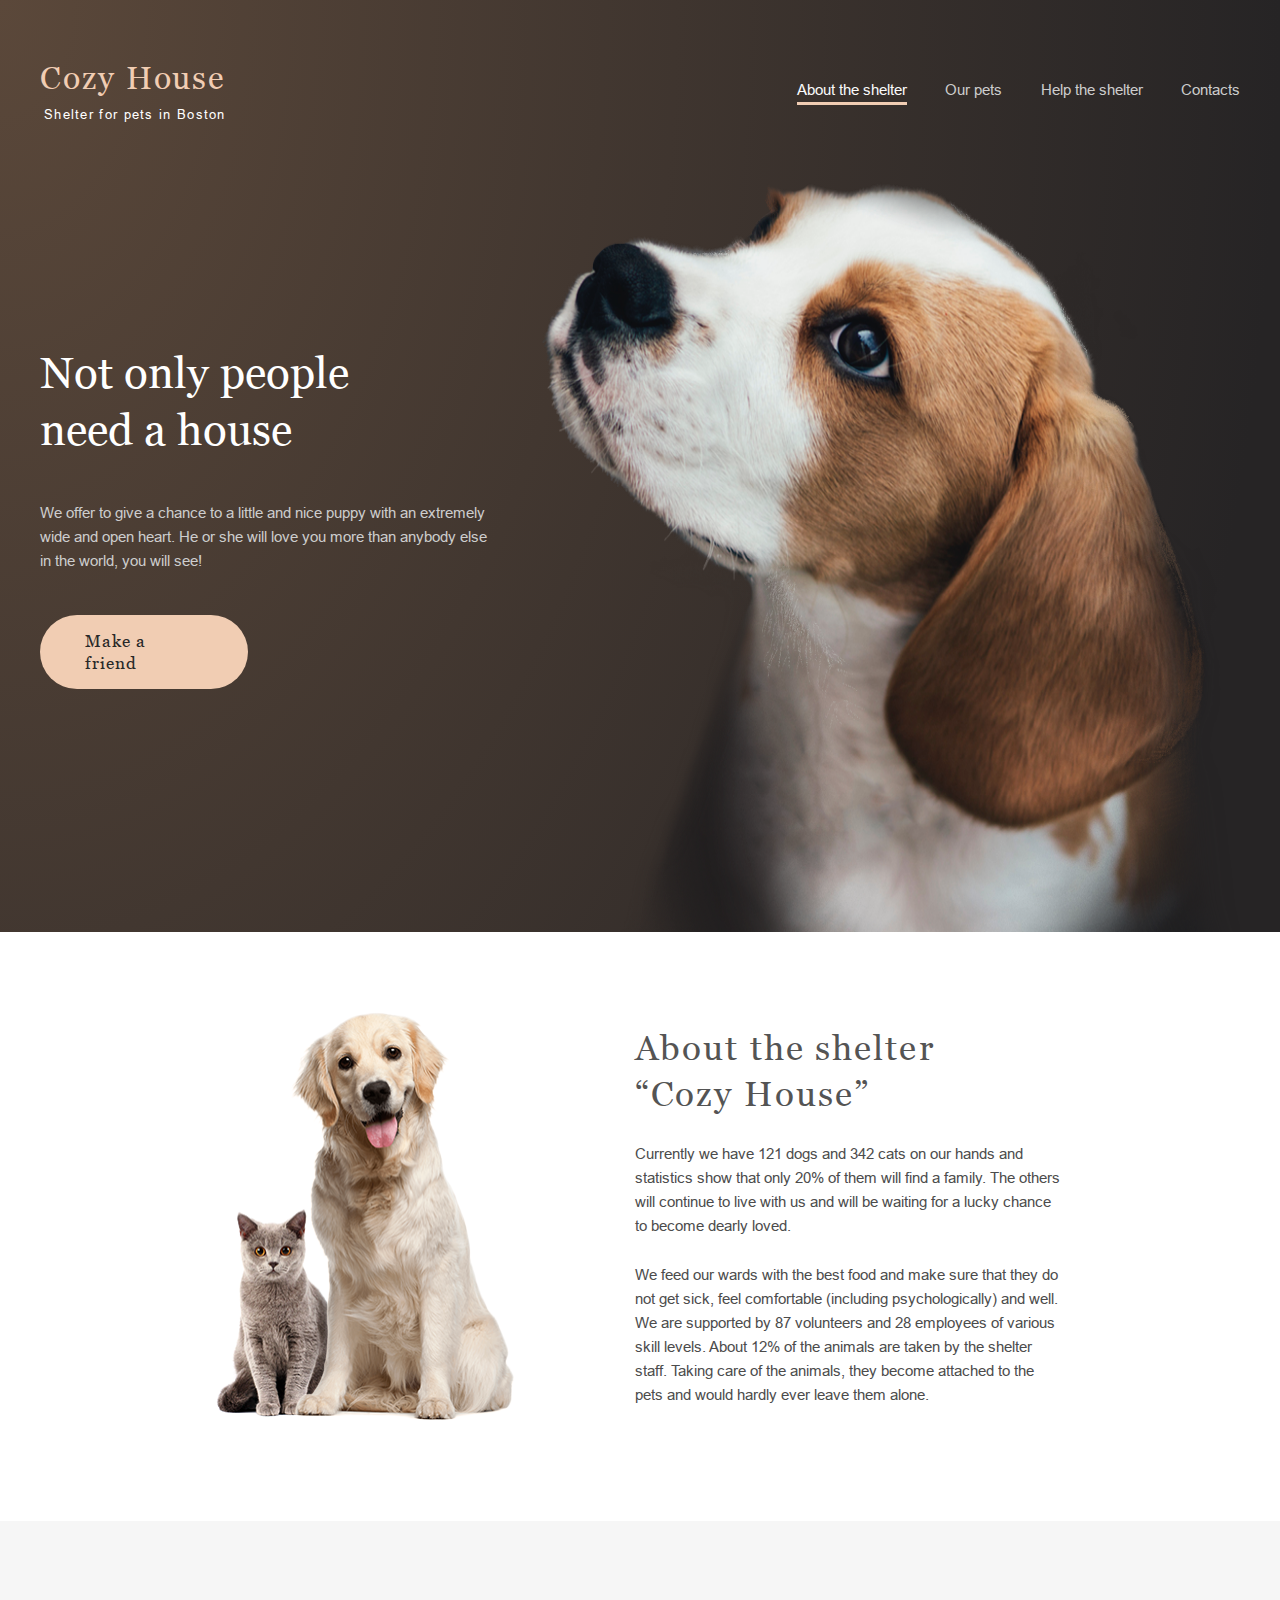
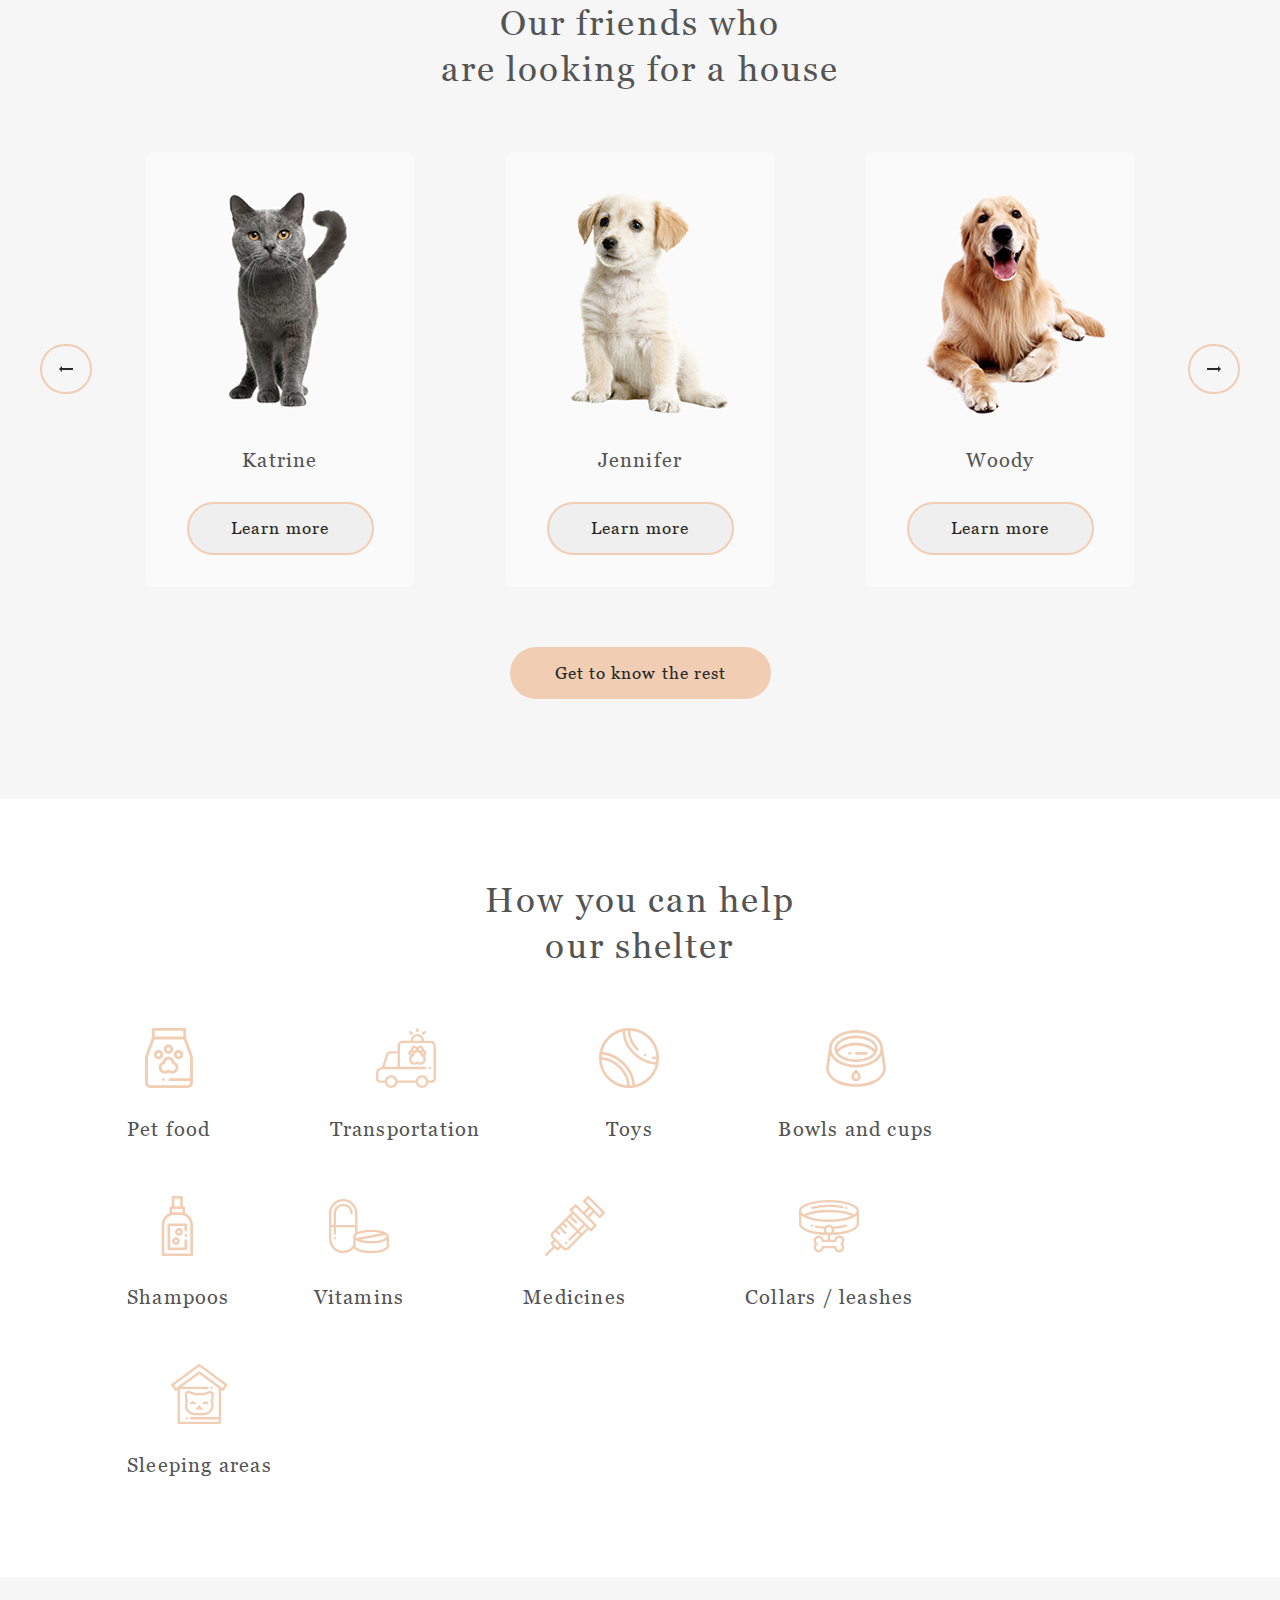
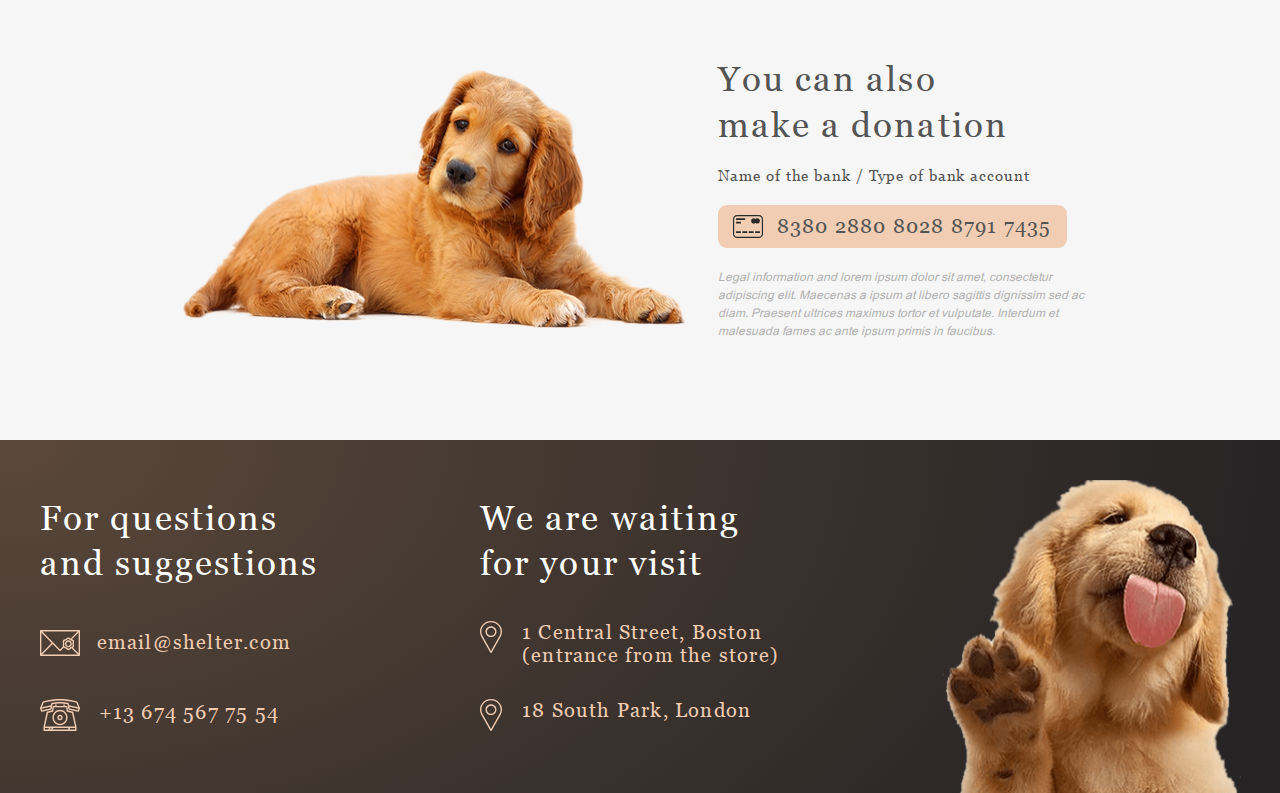
<file: shelter/shelter/pages/main/index.html>
<!DOCTYPE html>
<html lang="en">
<head>
    <meta charset="UTF-8">
    <meta http-equiv="X-UA-Compatible" content="IE=edge">
    <meta name="viewport" content="width=device-width, initial-scale=1.0">
    <title>Shelter for pets</title>
    <link rel="stylesheet" href="./main.css">
</head>

<!-- Start -->

<body class="page">

    <div class="wrapper__burger">
        <div class="header__burger-menu">
            <div class="header__upperset">
                <div class="header__logo header__logo_burger">
                    <a href="#" class="header__title header__title_link">
                        <h1 class="header__title">Cozy House</a></h1>
                        <p class="header__subtitle">Shelter for pets in Boston</p>
                    </a>
                </div>
                <ul class="header__burger-lines header__burger-lines_inactive" id="menu-active">
                    <li class="header__burger-line"></li>
                    <li class="header__burger-line"></li>
                    <li class="header__burger-line"></li>
                </ul>
            </div>
            <nav class="header__menu header__menu_active">
                <li><a href="#" class="header__link header__link_active header__link_burger">About the shelter</a></li>
                <li><a href="../pets/index.html" class="header__link header__link_burger">Our pets</a></li>
                <li><a class="header__link header__link_burger" id="nav-help">Help the shelter</a></li>
                <li><a class="header__link header__link_burger" id="nav-conts">Contacts</a></li>
            </nav>
        </div>
    </div>

    <!-- Header -->

    <div class="wrapper">
    <header class="header">
        <div class="header__logo">
            <a href="#" class="header__title header__title_link">
                <h1 class="header__title">Cozy House</a></h1>
                <p class="header__subtitle">Shelter for pets in Boston</p>
            </a>
        </div>
        <ul class="header__burger-lines header__burger-lines_inactive" id="menu-inactive">
            <li class="header__burger-line"></li>
            <li class="header__burger-line"></li>
            <li class="header__burger-line"></li>
        </ul>
        <nav class="header__menu">
            <li><a href="#" class="header__link header__link_active">About the shelter</a></li>
            <li><a href="../pets/index.html" class="header__link">Our pets</a></li>
            <li><a href="#help" class="header__link">Help the shelter</a></li>
            <li><a href="#contacts" class="header__link">Contacts</a></li>
        </nav>
        
    </header>

    <!-- Content -->

    <main class="content">

        <!-- Startscreen -->

        <section class="startscreen">
            <div class="startscreen__content">
                <h2 class="startscreen__title">Not only people need a house</h2>
                <p class="startscreen__text">We offer to give a chance to a little and 
                    nice puppy with an extremely wide and open heart. He or she will love 
                    you more than anybody else in the world, you will see!</p>
                <a class="startscreen__button" href="#pets">Make a friend</a>
            </div>
            <img src="../../assets/images/start-screen-puppy.png" alt="Puppy's photo" class="startscreen__puppy">
        </section>
    </div>

        <!-- About -->

        <section class="about">
            <div class="about__content">
                <div class="about__description">
                    <h3 class="about__title">About the shelter &#8220;Cozy House&#8221;</h3>
                    <p class="about__text about__text_start">Currently we have 121 dogs and 342 cats on our hands and statistics show that only 20% 
                        of them will find a family. The others will continue to live with us and will be waiting for a lucky chance 
                        to become dearly loved.</p>
                    <p class="about__text about__text_finish">We feed our wards with the best food and make sure that they do not get sick, feel 
                        comfortable (including psychologically) and well. We are supported by 87 volunteers and 28 employees of 
                        various skill levels. About 12% of the animals are taken by the shelter staff. Taking care of the animals, 
                        they become attached to the pets and would hardly ever leave them alone.</p>
                </div>
                <img src="../../assets/images/about-pets.png" alt="Pets of Shelter" class="about__pets">
            </div>
        </section>

        <!-- Pets -->

        <section class="pets" id="pets">
            <div class="pets__content">
                <h3 class="pets__title">Our friends who<br>
                    are looking for a house</h3>
                <div class="pets__container">
                    <article class="pets__card" id="Katrine">
                        <img src="../../assets/images/pets-katrine.png" alt="Katrine" class="pets__item">
                        <h4 class="pets__name">Katrine</h4>
                        <button class="pets__more">Learn more</button>
                    </article>
                    <article class="pets__card" id="Jennifer">
                        <img src="../../assets/images/pets-jennifer.png" alt="Jennifer" class="pets__item">
                        <h4 class="pets__name">Jennifer</h4>
                        <button class="pets__more">Learn more</button>
                    </article>
                    <article class="pets__card" id="Woody">
                        <img src="../../assets/images/pets-woody.png" alt="Woody" class="pets__item">
                        <h4 class="pets__name">Woody</h4>
                        <button class="pets__more">Learn more</button>
                    </article>
                    <button class="pets__scroll pets__scroll_left"></button>
                    <button class="pets__scroll pets__scroll_right"></button>
                </div>
                <a class="pets__button" href="../pets/index.html">Get to know the rest</a>
            </div>
        </section>

        <!-- Help -->

        <section class="help" id="help">
            <div class="help__content">
                <h3 class="help__title">How you can help<br>our shelter</h3>
                <article class="help__list">
                    <ul class="help__container">
                        <li class="help__item">
                            <img src="../../assets/icons/icon-pet-food.svg" alt="Pet food icon" class="help__icon">
                            <h4 class="help__text">Pet food</h4>
                        </li>
                        <li class="help__item">
                            <img src="../../assets/icons/icon-transportation.svg" alt="Transportation icon" class="help__icon">
                            <h4 class="help__text">Transportation</h4>
                        </li>
                        <li class="help__item">
                            <img src="../../assets/icons/icon-toys.svg" alt="Toys icon" class="help__icon">
                            <h4 class="help__text">Toys</h4>
                        </li>
                        <li class="help__item">
                            <img src="../../assets/icons/icon-bowls-and-cups.svg" alt="Bowls and cups icon" class="help__icon">
                            <h4 class="help__text">Bowls and cups</h4>
                        </li>
                        <li class="help__item">
                            <img src="../../assets/icons/icon-shampoos.svg" alt="Shampoos icon" class="help__icon">
                            <h4 class="help__text">Shampoos</h4>
                        </li>
                        <li class="help__item">
                            <img src="../../assets/icons/icon-vitamins.svg" alt="Vitamins icon" class="help__icon">
                            <h4 class="help__text">Vitamins</h4>
                        </li>
                        <li class="help__item">
                            <img src="../../assets/icons/icon-medicines.svg" alt="Medicines icon" class="help__icon">
                            <h4 class="help__text">Medicines</h4>
                        </li>
                        <li class="help__item">
                            <img src="../../assets/icons/icon-collars-leashes.svg" alt="Collars / leashes icon" class="help__icon">
                            <h4 class="help__text">Collars / leashes</h4>
                        </li>
                        <li class="help__item">
                            <img src="../../assets/icons/icon-sleeping-area.svg" alt="Sleeping areas icon" class="help__icon">
                            <h4 class="help__text">Sleeping areas</h4>
                        </li>
                    </ul>
                </article>
            </div>
        </section>

        <!-- Donation -->

        <section class="donation">
            <div class="donation__content">
                <div class="donation__info">
                    <h3 class="donation__title">You can also make a donation</h3>
                    <p class="donation__subtitle">Name of the bank / Type of bank account</p>
                    <a class="donation__credit">8380 2880 8028 8791 7435</a>
                    <p class="donation__legal-info">Legal information and lorem ipsum dolor sit amet, 
                        consectetur adipiscing elit. Maecenas a ipsum at libero sagittis dignissim sed ac 
                        diam. Praesent ultrices maximus tortor et vulputate. Interdum et malesuada fames 
                        ac ante ipsum primis in faucibus.</p>
                </div>
                <img src="../../assets/images/donation-dog.png" alt="Donation dog image" class="donation__dog">
            </div>
        </section>
    </main>

    <!-- Footer -->

    <footer class="footer" id="contacts">
        <div class="footer__content">
            <article class="footer__item">
                <h3 class="footer__title">For questions and suggestions</h3>
                <div class="footer__text footer__text_email"><a href="mailto:email@shelter.com" class="footer__link">email@shelter.com</a></div>
                <div class="footer__text footer__text_phone"><a href="tel:+136745677554" class="footer__link">+13 674 567 75 54</a></div>
            </article>
            <article class="footer__item">
                <h3 class="footer__title">We are waiting for your visit</h3>
                <div class="footer__address">
                    <a target="_blank" href="https://www.google.ru/maps/place/1+Central+St,+Boston,+MA+02109,+%D0%A1%D0%A8%D0%90/@42.3585558,-71.056915,17z/data=!3m1!4b1!4m5!3m4!1s0x89e370868bc2ce7b:0x82fa7db94f5fea9e!8m2!3d42.3585519!4d-71.0547263?hl=ru" class="footer__marker"></a>
                    <p class="footer__text footer__text_address">1 Central Street, Boston <br>(entrance from the store)</p>
                </div>
                <div class="footer__address">
                    <a target="_blank" href="https://www.google.ru/maps/place/18+S+Park+Rd,+London,+%D0%92%D0%B5%D0%BB%D0%B8%D0%BA%D0%BE%D0%B1%D1%80%D0%B8%D1%82%D0%B0%D0%BD%D0%B8%D1%8F/@51.4441294,-0.2098376,17z/data=!3m1!4b1!4m5!3m4!1s0x48760f46ff61dba9:0x5696e3b778e1f425!8m2!3d51.4441261!4d-0.2076489?hl=ru" class="footer__marker"></a>
                    <p class="footer__text footer__text_address">18 South Park, London </p>
                </div>
            </article>
        </div>
        <img src="../../assets/images/footer-puppy.png" alt="Footer Puppy" class="footer__puppy">
    </footer>
    <script src="./main.js"></script>
</body>
</html>
</file>
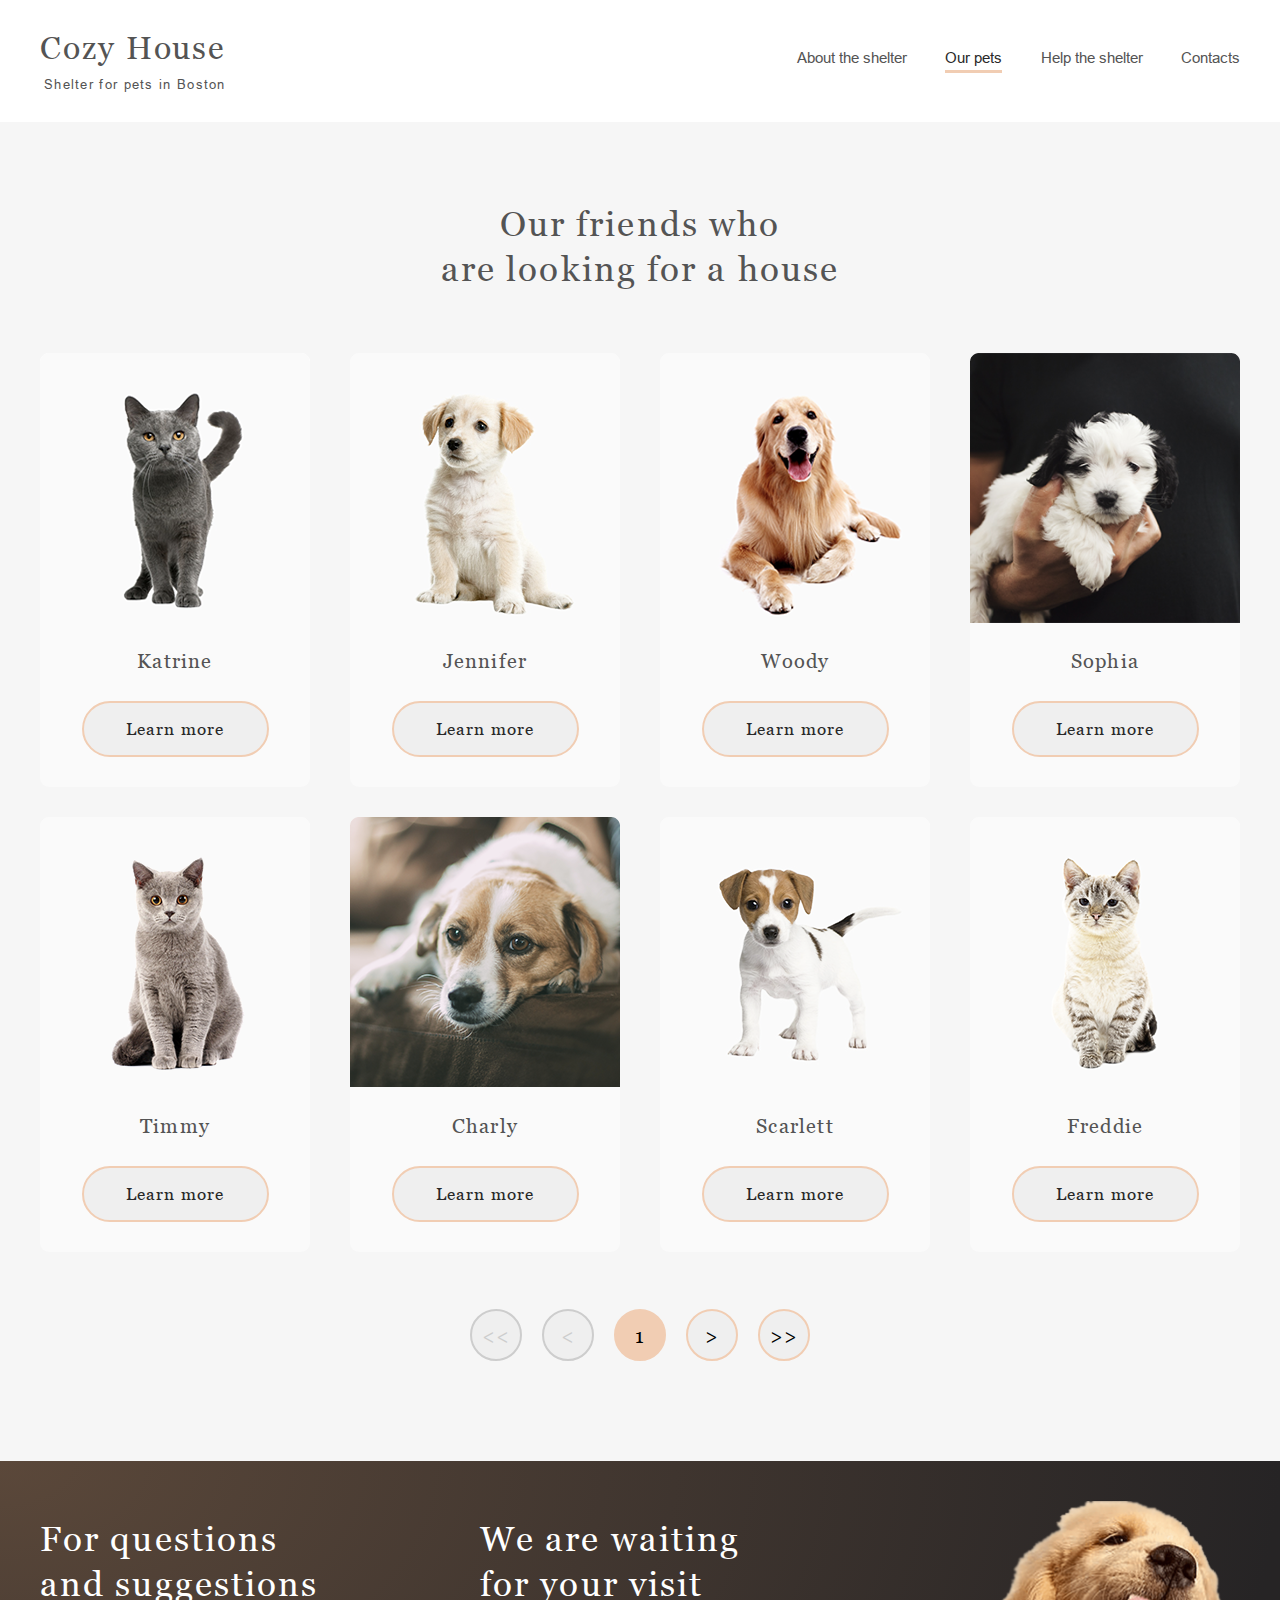
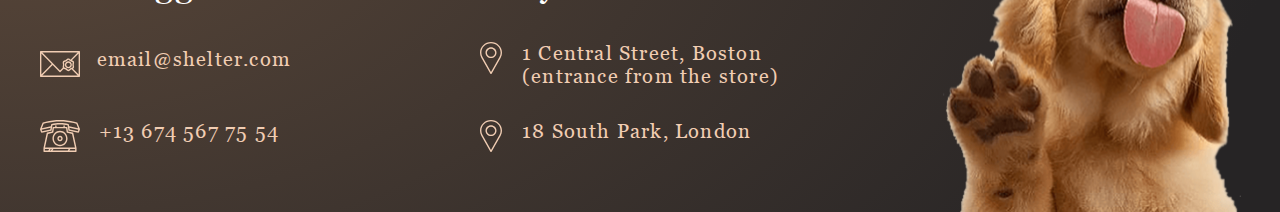
<file: shelter/shelter/pages/pets/index.html>
<!DOCTYPE html>
<html lang="en">
<head>
    <meta charset="UTF-8">
    <meta http-equiv="X-UA-Compatible" content="IE=edge">
    <meta name="viewport" content="width=device-width, initial-scale=1.0">
    <title>Our pets</title>
    <link rel="stylesheet" href="./pets.css">
</head>
<!-- Start -->

<body class="page">

    <div class="wrapper__burger">
        <div class="header__burger-menu">
            <div class="header__upperset">
                <div class="header__logo header__logo_burger">
                    <a href="#" class="header__title header__title_link">
                        <h1 class="header__title">Cozy House</a></h1>
                        <p class="header__subtitle">Shelter for pets in Boston</p>
                    </a>
                </div>
                <ul class="header__burger-lines header__burger-lines_inactive" id="menu-active">
                    <li class="header__burger-line"></li>
                    <li class="header__burger-line"></li>
                    <li class="header__burger-line"></li>
                </ul>
            </div>
            <nav class="header__menu header__menu_active">
                <li><a href="../main/index.html" class="header__link header__link_burger">About the shelter</a></li>
                <li><a href="#" class="header__link header__link_burger header__link_active" id="pets">Our pets</a></li>
                <li><a class="header__link header__link_burger" id="nav-help">Help the shelter</a></li>
                <li><a class="header__link header__link_burger" id="nav-conts">Contacts</a></li>
            </nav>
        </div>
    </div>

    <!-- Header -->

    <div class="wrapper">
        <header class="header">
            <div class="header__logo">
                <h1 class="header__title"><a href="../main/index.html" class="header__title header__title_link">Cozy House</a></h1>
                <p class="header__subtitle">Shelter for pets in Boston</p>
            </div>
            <ul class="header__burger-lines header__burger-lines_inactive" id="menu-inactive">
                <li class="header__burger-line"></li>
                <li class="header__burger-line"></li>
                <li class="header__burger-line"></li>
            </ul>
            <nav class="header__menu">
                <li><a href="../main/index.html" class="header__link">About the shelter</a></li>
                <li><a href="#" class="header__link header__link_active">Our pets</a></li>
                <li><a href="../main/index.html#help" class="header__link">Help the shelter</a></li>
                <li><a href="#contacts" class="header__link">Contacts</a></li>
            </nav>
        </header>
    </div>

    <!-- Content -->

    <main class="content">
        <section class="friends">
            <h2 class="friends__title">Our friends who<br>are looking for a house</h2>
            <div class="friends__container">
                <article class="friends__card" id="Katrine">
                    <img src="../../assets/images/pets-katrine.png" alt="Katrine" class="friends__pet">
                    <h4 class="friends__name">Katrine</h4>
                    <button class="friends__more">Learn more</button>
                </article>
                <article class="friends__card" id="Jennifer">
                    <img src="../../assets/images/pets-jennifer.png" alt="Jennifer" class="friends__pet">
                    <h4 class="friends__name">Jennifer</h4>
                    <button class="friends__more">Learn more</button>
                </article>
                <article class="friends__card" id="Woody">
                    <img src="../../assets/images/pets-woody.png" alt="Woody" class="friends__pet">
                    <h4 class="friends__name">Woody</h4>
                    <button class="friends__more">Learn more</button>
                </article>
                <article class="friends__card" id="Sophia">
                    <img src="../../assets/images/pets-sophia.png" alt="Sophia" class="friends__pet">
                    <h4 class="friends__name">Sophia</h4>
                    <button class="friends__more">Learn more</button>
                </article>
                <article class="friends__card" id="Timmy">
                    <img src="../../assets/images/pets-timmy.png" alt="Timmy" class="friends__pet">
                    <h4 class="friends__name">Timmy</h4>
                    <button class="friends__more">Learn more</button>
                </article>
                <article class="friends__card" id="Charly">
                    <img src="../../assets/images/pets-charly.png" alt="Charly" class="friends__pet">
                    <h4 class="friends__name">Charly</h4>
                    <button class="friends__more">Learn more</button>
                </article>
                <article class="friends__card" id="Scarlett">
                    <img src="../../assets/images/pets-scarlet.png" alt="Scarlett" class="friends__pet">
                    <h4 class="friends__name">Scarlett</h4>
                    <button class="friends__more">Learn more</button>
                </article>
                <article class="friends__card" id="Freddie">
                    <img src="../../assets/images/pets-freddie.png" alt="Freddie" class="friends__pet">
                    <h4 class="friends__name">Freddie</h4>
                    <button class="friends__more">Learn more</button>
                </article>
            </div>
            <div class="friends__navigation">
                <button class="friends__nav-item friends__nav-item_inactive">&lt;&lt;</button>
                <button class="friends__nav-item friends__nav-item_inactive">&lt;</button>
                <button class="friends__nav-item friends__nav-item_number">1</button>
                <button class="friends__nav-item friends__nav-item_active">&gt;</button>
                <button class="friends__nav-item friends__nav-item_active">&gt;&gt;</button>
            </div>
        </section>
    </main>

    <!-- Footer -->

    <footer class="footer" id="contacts">
        <div class="footer__content">
            <article class="footer__item">
                <h3 class="footer__title">For questions and suggestions</h3>
                <p class="footer__text footer__text_email"><a href="mailto:email@shelter.com" class="footer__link">email@shelter.com</a></p>
                <p class="footer__text footer__text_phone"><a href="tel:+136745677554" class="footer__link">+13 674 567 75 54</a></p>
            </article>
            <article class="footer__item">
                <h3 class="footer__title">We are waiting for your visit</h3>
                <div class="footer__address">
                    <a target="_blank" href="https://www.google.ru/maps/place/1+Central+St,+Boston,+MA+02109,+%D0%A1%D0%A8%D0%90/@42.3585558,-71.056915,17z/data=!3m1!4b1!4m5!3m4!1s0x89e370868bc2ce7b:0x82fa7db94f5fea9e!8m2!3d42.3585519!4d-71.0547263?hl=ru" class="footer__marker"></a>
                    <p class="footer__text footer__text_address">1 Central Street, Boston <br>(entrance from the store)</p>
                </div>
                <div class="footer__address">
                    <a target="_blank" href="https://www.google.ru/maps/place/18+S+Park+Rd,+London,+%D0%92%D0%B5%D0%BB%D0%B8%D0%BA%D0%BE%D0%B1%D1%80%D0%B8%D1%82%D0%B0%D0%BD%D0%B8%D1%8F/@51.4441294,-0.2098376,17z/data=!3m1!4b1!4m5!3m4!1s0x48760f46ff61dba9:0x5696e3b778e1f425!8m2!3d51.4441261!4d-0.2076489?hl=ru" class="footer__marker"></a>
                    <p class="footer__text footer__text_address">18 South Park, London </p>
                </div>
            </article>
        </div>
        <img src="../../assets/images/footer-puppy.png" alt="Footer Puppy" class="footer__puppy">
    </footer>
    <script src="./pets.js"></script>
</body>
</html>
</file>
<file: shelter/shelter/pages/main/main.css>
@import url(../../vendor/normalize.css);
@import url(../../assets/fonts/fonts.css);
@import url(../main/blocks/page/page.css);
@import url(../main/blocks/wrapper/wrapper.css);
@import url(../main/blocks/wrapper/_active/wrapper_active.css);
@import url(./blocks/header/header.css);
@import url(../main/blocks/header/__link/_active/header__link_active.css);
@import url(../main/blocks/content/content.css);
@import url(../main/blocks/startscreen/startscreen.css);
@import url(../main/blocks/about/about.css);
@import url(../main/blocks/pets/pets.css);
@import url(../main/blocks/pets/__scroll/_left/pets__scroll_left.css);
@import url(../main/blocks/pets/__scroll/_right/pets__scroll_right.css);
@import url(../main/blocks/help/help.css);
@import url(../main/blocks/donation/donation.css);
@import url(../main/blocks/footer/footer.css);
@import url(../main/blocks/footer/__text/__email/footer__text_email.css);
@import url(../main/blocks/footer/__text/_phone/footer__text_phone.css);
@import url(../main/blocks/popup/popup.css);
@import url(../main/blocks/popup/_opened/popup__opened.css);
</file>
<file: shelter/shelter/pages/pets/pets.css>
@import url(../../vendor/normalize.css);
@import url(../../assets/fonts/fonts.css);
@import url(../pets/blocks/page/page.css);
@import url(../pets/blocks/header/header.css);
@import url(../pets/blocks/header/__link/_active/header__link_active.css);
@import url(../pets/blocks/friends/friends.css);
@import url(../pets/blocks/friends/__nav-item/_inactive/friends__nav-item_inactive.css);
@import url(../pets/blocks/friends/__nav-item/_number/friends__nav-item_number.css);
@import url(../pets/blocks/friends/__nav-item/_active/friends__nav-item_active.css);
@import url(../pets/blocks/footer/footer.css);
@import url(../pets/blocks/wrapper/wrapper.css);
@import url(../pets/blocks/wrapper/_active/wrapper_active.css);

#pets {
    color: #fff;
}
</file>
